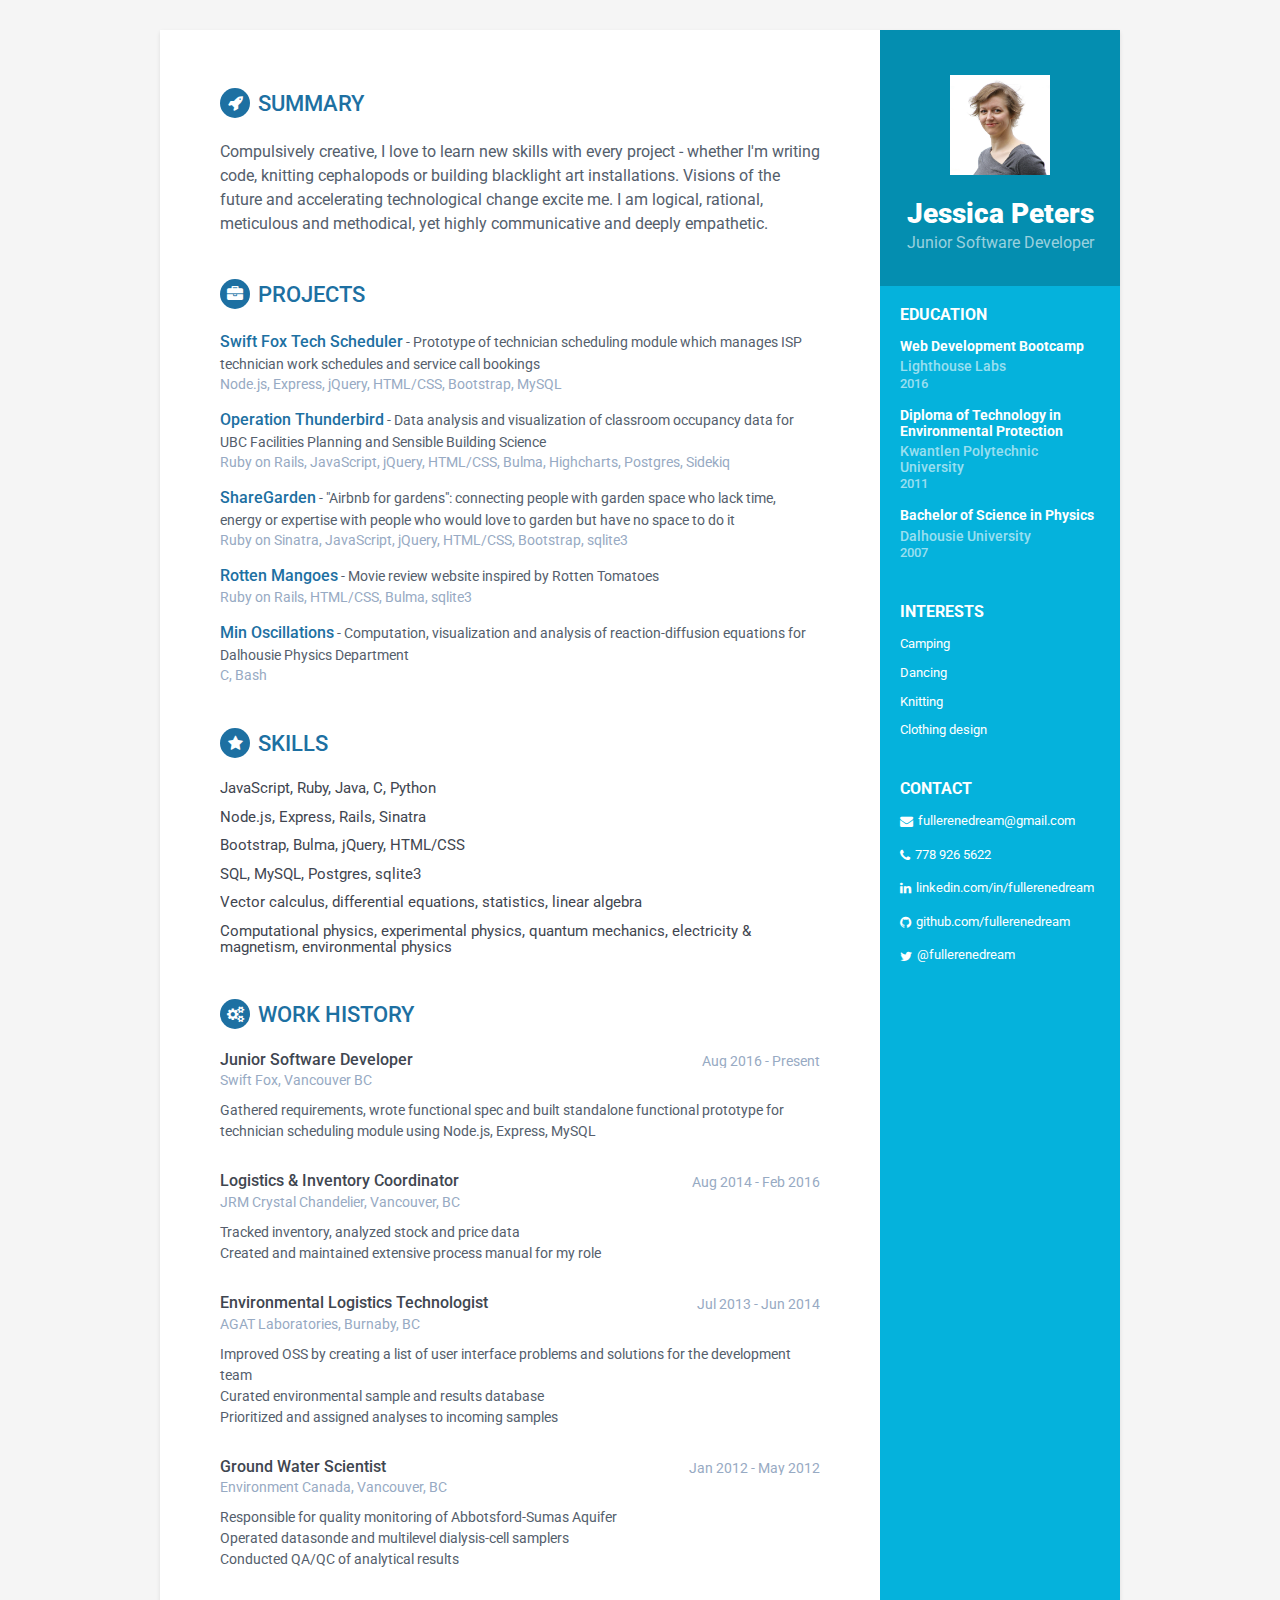
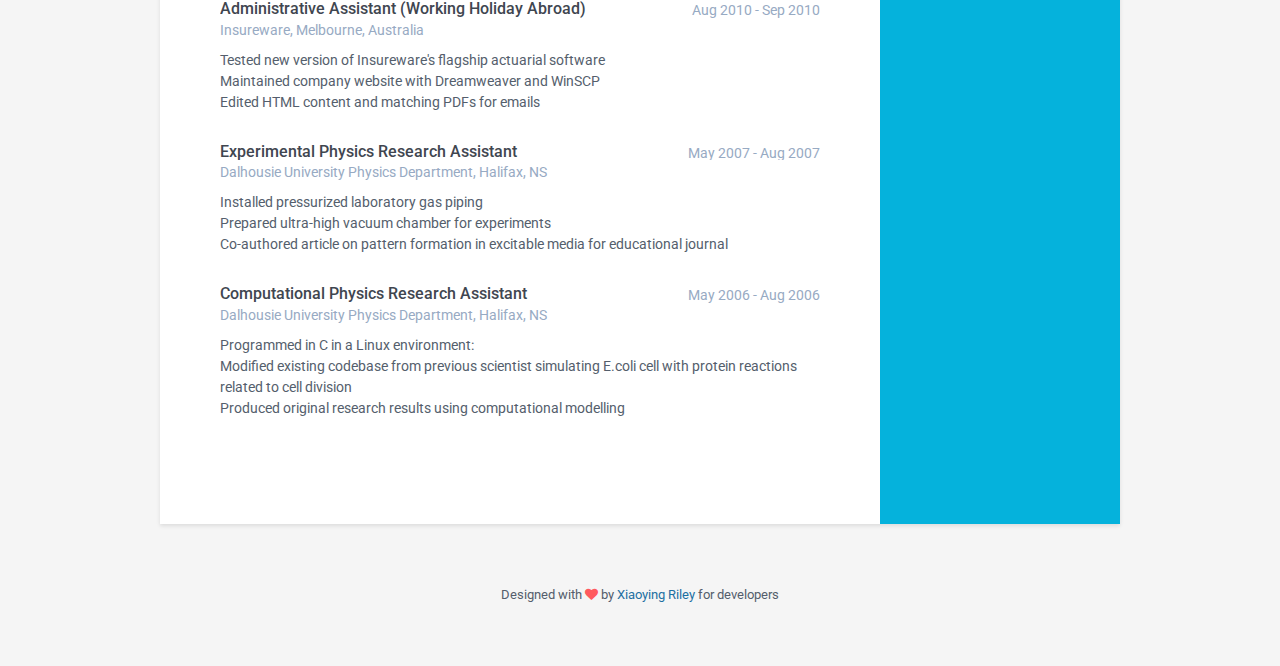
<file: orbit-v1.0/index.html>
<!DOCTYPE html>
<!--[if IE 8]> <html lang="en" class="ie8"> <![endif]-->
<!--[if IE 9]> <html lang="en" class="ie9"> <![endif]-->
<!--[if !IE]><!--> <html lang="en"> <!--<![endif]-->
<head>
    <title>Jessica Peters CV</title>
    <!-- Meta -->
    <meta charset="utf-8">
    <meta http-equiv="X-UA-Compatible" content="IE=edge">
    <meta name="viewport" content="width=device-width, initial-scale=1.0">
<!--     <meta name="description" content="Responsive HTML5 Resume/CV Template for Developers">
    <meta name="author" content="Xiaoying Riley at 3rd Wave Media">     -->
    <link rel="shortcut icon" href="favicon.ico">
    <link href='https://fonts.googleapis.com/css?family=Roboto:400,500,400italic,300italic,300,500italic,700,700italic,900,900italic' rel='stylesheet' type='text/css'>
    <!-- Global CSS -->
    <link rel="stylesheet" href="assets/plugins/bootstrap/css/bootstrap.min.css">
    <!-- Plugins CSS -->
    <link rel="stylesheet" href="assets/plugins/font-awesome/css/font-awesome.css">

    <!-- Theme CSS -->
<!--     <link id="theme-style" rel="stylesheet" href="assets/css/styles.css"> -->
    <link id="theme-style" rel="stylesheet" href="assets/css/my-style-2.css">


    <!-- HTML5 shim and Respond.js for IE8 support of HTML5 elements and media queries -->
    <!--[if lt IE 9]>
      <script src="https://oss.maxcdn.com/html5shiv/3.7.2/html5shiv.min.js"></script>
      <script src="https://oss.maxcdn.com/respond/1.4.2/respond.min.js"></script>
    <![endif]-->
</head>

<body>
    <div class="wrapper">


        <div class="sidebar-wrapper">

            <div class="profile-container">
                <img class="profile" src="assets/images/profile.png" alt="" />
                <h1 class="name">Jessica Peters</h1>
                <h3 class="tagline">Junior Software Developer</h3>
            </div><!--//profile-container-->

            <div class="education-container container-block">
                <h2 class="container-block-title">Education</h2>
                <div class="item">
                    <h4 class="degree">Web Development Bootcamp</h4>
                    <h5 class="meta">Lighthouse Labs</h5>
                    <div class="time">2016</div>
                </div><!--//item-->
                <div class="item">
                    <h4 class="degree">Diploma of Technology in Environmental Protection</h4>
                    <h5 class="meta">Kwantlen Polytechnic University</h5>
                    <div class="time">2011</div>
                </div><!--//item-->
                <div class="item">
                    <h4 class="degree">Bachelor of Science in Physics</h4>
                    <h5 class="meta">Dalhousie University</h5>
                    <div class="time">2007</div>
                </div><!--//item-->
            </div><!--//education-container-->

            <div class="interests-container container-block">
                <h2 class="container-block-title">Interests</h2>
                <ul class="list-unstyled interests-list">
                    <li>Camping</li>
                    <li>Dancing</li>
                    <li>Knitting</li>
                    <li>Clothing design</li>
                </ul>
            </div><!--//interests-->

            <div class="contact-container container-block">
                <h2 class="container-block-title">Contact</h2>
                <ul class="list-unstyled contact-list">
                    <li class="email"><i class="fa fa-envelope"></i><a href="mailto: fullerenedream@gmail.com">fullerenedream@gmail.com</a></li>
                    <li class="phone"><i class="fa fa-phone"></i><a href="tel:778 926 5622">778 926 5622</a></li>
                    <!-- <li class="website"><i class="fa fa-globe"></i><a href="http://themes.3rdwavemedia.com/website-templates/free-responsive-website-template-for-developers/" target="_blank">portfoliosite.com</a></li> -->
                    <li class="linkedin"><i class="fa fa-linkedin"></i><a href="#" target="_blank">linkedin.com/in/fullerenedream</a></li>
                    <li class="github"><i class="fa fa-github"></i><a href="#" target="_blank">github.com/fullerenedream</a></li>
                    <li class="twitter"><i class="fa fa-twitter"></i><a href="https://twitter.com/3rdwave_themes" target="_blank">@fullerenedream</a></li>
                </ul>
            </div><!--//contact-container-->

        </div><!--//sidebar-wrapper-->


        <div class="main-wrapper">

            <section class="section summary-section">
                <h2 class="section-title"><i class="fa fa-rocket"></i>Summary</h2>
                <div class="summary">
                    <p>Compulsively creative, I love to learn new skills with every project - whether I'm writing code, knitting cephalopods or building blacklight art installations. Visions of the future and accelerating technological change excite me. I am logical, rational, meticulous and methodical, yet highly communicative and deeply empathetic.</p>
                </div><!--//summary-->
            </section><!--//section-->

            <section class="section projects-section">
                <h2 class="section-title"><i class="fa fa-briefcase"></i>Projects</h2>
                <!-- <div class="intro">
                    <p>You can list your side projects or open source libraries in this section. Lorem ipsum dolor sit amet, consectetur adipiscing elit. Vestibulum et ligula in nunc bibendum fringilla a eu lectus.</p>
                </div> --><!--//intro-->
                <div class="item">
                    <span class="project-title"><a href='https://github.com/fullerenedream/nodexo'>Swift Fox Tech Scheduler</a></span> - <span class="project-tagline">Prototype of technician scheduling module which manages ISP technician work schedules and service call bookings</span>
                    <div class="tech-stack">Node.js, Express, jQuery, HTML/CSS, Bootstrap, MySQL</div>
                </div><!--//item-->
                <div class="item">
                    <span class="project-title"><a href='https://github.com/psave/optbird'>Operation Thunderbird</a></span> - <span class="project-tagline">Data analysis and visualization of classroom occupancy data for UBC Facilities Planning and Sensible Building Science</span>
                    <div class="tech-stack">Ruby on Rails, JavaScript, jQuery, HTML/CSS, Bulma, Highcharts, Postgres, Sidekiq</div>
                </div><!--//item-->
                <div class="item">
                    <span class="project-title"><a href='https://github.com/LenoxJung/ShareGarden'>ShareGarden</a></span> - <span class="project-tagline">"Airbnb for gardens": connecting people with garden space who lack time, energy or expertise with people who would love to garden but have no space to do it</span>
                    <div class="tech-stack">Ruby on Sinatra, JavaScript, jQuery, HTML/CSS, Bootstrap, sqlite3</div>
                </div><!--//item-->
                <div class="item">
                    <span class="project-title"><a href='https://github.com/fullerenedream/RottenMangoes'>Rotten Mangoes</a></span> - <span class="project-tagline">Movie review website inspired by Rotten Tomatoes</span>
                    <div class="tech-stack">Ruby on Rails, HTML/CSS, Bulma, sqlite3</div>
                </div><!--//item-->
                <div class="item">
                    <span class="project-title"><a href='http://fizz.phys.dal.ca/~adr/MinDE.php?TreeIndex=1-2'>Min Oscillations</a></span> - <span class="project-tagline">Computation, visualization and analysis of reaction-diffusion equations for Dalhousie Physics Department</span>
                    <div class="tech-stack">C, Bash</div>
                </div><!--//item-->
            </section><!--//section-->

            <section class="skills-section section">
                <h2 class="section-title"><i class="fa fa-star"></i>Skills</h2>
                <div class="skill-group">
                    <h3 class="level-title">JavaScript, Ruby, Java, C, Python</h3>
                </div><!--//skill-group-->
                <div class="skill-group">
                    <h3 class="level-title">Node.js, Express, Rails, Sinatra</h3>
                </div><!--//skill-group-->
                <div class="skill-group">
                    <h3 class="level-title">Bootstrap, Bulma, jQuery, HTML/CSS</h3>
                </div><!--//skill-group-->
                <div class="skill-group">
                    <h3 class="level-title">SQL, MySQL, Postgres, sqlite3</h3>
                </div><!--//skill-group-->
                <div class="skill-group">
                    <h3 class="level-title">Vector calculus, differential equations, statistics, linear algebra</h3>
                </div><!--//skill-group-->
                <div class="skill-group">
                    <h3 class="level-title">Computational physics, experimental physics, quantum mechanics, electricity &amp; magnetism, environmental physics</h3>
                </div><!--//skill-group-->
            </section><!--//skills-section-->

            <section class="section experiences-section">
                <h2 class="section-title"><i class="fa fa-cogs"></i>Work History</h2>

                <div class="item">
                    <div class="meta">
                        <div class="upper-row">
                            <h3 class="job-title">Junior Software Developer</h3>
                            <div class="time">Aug 2016 - Present</div>
                        </div><!--//upper-row-->
                        <div class="company">Swift Fox, Vancouver BC</div>
                    </div><!--//meta-->
                    <div class="details">
                        <p>Gathered requirements, wrote functional spec and built standalone functional prototype for technician scheduling module using Node.js, Express, MySQL</p>
                    </div><!--//details-->
                </div><!--//item-->

                <div class="item">
                    <div class="meta">
                        <div class="upper-row">
                            <h3 class="job-title">Logistics &amp; Inventory Coordinator</h3>
                            <div class="time">Aug 2014 - Feb 2016</div>
                        </div><!--//upper-row-->
                        <div class="company">JRM Crystal Chandelier, Vancouver, BC</div>
                    </div><!--//meta-->
                    <div class="details">
                        <p>Tracked inventory, analyzed stock and price data
                        <br>Created and maintained extensive process manual for my role</p>
                    </div><!--//details-->
                </div><!--//item-->

                <div class="item">
                    <div class="meta">
                        <div class="upper-row">
                            <h3 class="job-title">Environmental Logistics Technologist</h3>
                            <div class="time">Jul 2013 - Jun 2014</div>
                        </div><!--//upper-row-->
                        <div class="company">AGAT Laboratories, Burnaby, BC</div>
                    </div><!--//meta-->
                    <div class="details">
                        <p>Improved OSS by creating a list of user interface problems and solutions for the development team
                        <br>Curated environmental sample and results database
                        <br>Prioritized and assigned analyses to incoming samples</p>
                    </div><!--//details-->
                </div><!--//item-->

                <div class="item">
                    <div class="meta">
                        <div class="upper-row">
                            <h3 class="job-title">Ground Water Scientist</h3>
                            <div class="time">Jan 2012 - May 2012</div>
                        </div><!--//upper-row-->
                        <div class="company">Environment Canada, Vancouver, BC</div>
                    </div><!--//meta-->
                    <div class="details">
                        <p>Responsible for quality monitoring of Abbotsford-Sumas Aquifer
                        <br>Operated datasonde and multilevel dialysis-cell samplers
                        <br>Conducted QA/QC of analytical results</p>
                    </div><!--//details-->
                </div><!--//item-->

                <div class="item">
                    <div class="meta">
                        <div class="upper-row">
                            <h3 class="job-title">Administrative Assistant (Working Holiday Abroad)</h3>
                            <div class="time">Aug 2010 - Sep 2010</div>
                        </div><!--//upper-row-->
                        <div class="company">Insureware, Melbourne, Australia</div>
                    </div><!--//meta-->
                    <div class="details">
                        <p>Tested new version of Insureware's flagship actuarial software
                        <br>Maintained company website with Dreamweaver and WinSCP
                        <br>Edited HTML content and matching PDFs for emails</p>
                    </div><!--//details-->
                </div><!--//item-->

                <div class="item">
                    <div class="meta">
                        <div class="upper-row">
                            <h3 class="job-title">Experimental Physics Research Assistant</h3>
                            <div class="time">May 2007 - Aug 2007</div>
                        </div><!--//upper-row-->
                        <div class="company">Dalhousie University Physics Department, Halifax, NS</div>
                    </div><!--//meta-->
                    <div class="details">
                        <p>Installed pressurized laboratory gas piping
                        <br>Prepared ultra-high vacuum chamber for experiments
                        <br>Co-authored article on pattern formation in excitable media for educational journal</p>
                    </div><!--//details-->
                </div><!--//item-->

                <div class="item">
                    <div class="meta">
                        <div class="upper-row">
                            <h3 class="job-title">Computational Physics Research Assistant</h3>
                            <div class="time">May 2006 - Aug 2006</div>
                        </div><!--//upper-row-->
                        <div class="company">Dalhousie University Physics Department, Halifax, NS</div>
                    </div><!--//meta-->
                    <div class="details">
                        <p>Programmed in C in a Linux environment:
                        <br>Modified existing codebase from previous scientist simulating E.coli cell with protein reactions related to cell division
                        <br>Produced original research results using computational modelling</p>
                    </div><!--//details-->
                </div><!--//item-->
            </section><!--//section-->

        </div><!--//main-body-->
    </div>

    <footer class="footer">
        <div class="text-center">
                <!--/* This template is released under the Creative Commons Attribution 3.0 License. Please keep the attribution link below when using for your own project. Thank you for your support. :) If you'd like to use the template without the attribution, you can check out other license options via our website: themes.3rdwavemedia.com */-->
                <small class="copyright">Designed with <i class="fa fa-heart"></i> by <a href="http://themes.3rdwavemedia.com" target="_blank">Xiaoying Riley</a> for developers</small>
        </div><!--//container-->
    </footer><!--//footer-->

    <!-- Javascript -->
    <script type="text/javascript" src="assets/plugins/jquery-1.11.3.min.js"></script>
    <script type="text/javascript" src="assets/plugins/bootstrap/js/bootstrap.min.js"></script>
    <!-- custom js -->
    <script type="text/javascript" src="assets/js/main.js"></script>
</body>
</html>
</file>
<file: orbit-v1.0/assets/css/styles.css>
/*
 * Template Name: Orbit - Responsive Resume/CV Template for Developers
 * Version: 1.0
 * Author: Xiaoying Riley
 * Twitter: @3rdwave_themes
 * License: Creative Commons Attribution 3.0 License
 * Website: http://themes.3rdwavemedia.com/
*/
/* styles.css */
/* ======= Base ======= */
body {
  font-family: 'Roboto', sans-serif;
  color: #545E6C;
  background: #f5f5f5;
  font-size: 14px;
  padding: 30px;
  -webkit-font-smoothing: antialiased;
  -moz-osx-font-smoothing: grayscale;
}
h1,
h2,
h3,
h4,
h5,
h6 {
  font-weight: 700;
}
a {
  color: #2d7788;
  -webkit-transition: all 0.4s ease-in-out;
  -moz-transition: all 0.4s ease-in-out;
  -ms-transition: all 0.4s ease-in-out;
  -o-transition: all 0.4s ease-in-out;
}
a:hover {
  text-decoration: underline;
  color: #1a454f;
}
a:focus {
  text-decoration: none;
}
p {
  line-height: 1.5;
}
.wrapper {
  background: #42A8C0;
  max-width: 960px;
  margin: 0 auto;
  position: relative;
  -webkit-box-shadow: 0px 2px 4px rgba(0, 0, 0, 0.1);
  -moz-box-shadow: 0px 2px 4px rgba(0, 0, 0, 0.1);
  box-shadow: 0px 2px 4px rgba(0, 0, 0, 0.1);
}
.sidebar-wrapper {
  background: #42A8C0;
  position: absolute;
  right: 0;
  width: 240px;
  height: 100%;
  min-height: 800px;
  color: #fff;
  font-size: 13px;
}
.sidebar-wrapper a {
  color: #fff;
}
.sidebar-wrapper .profile-container {
/*  padding-bottom: 33px;*/
  padding-bottom: 35px;
/*  padding-top: 36px;*/
  padding-top: 40px;
  padding-left: 25px;
  padding-right: 25px;
  background: rgba(0, 0, 0, 0.2);
  text-align: center;
  color: #fff;
}
.sidebar-wrapper .name {
  font-size: 28px;
  font-weight: 900;
  margin-top: 0;
  margin-bottom: 4px;
}
.sidebar-wrapper .tagline {
  color: rgba(255, 255, 255, 0.6);
  font-size: 16px;
  font-weight: 400;
  margin-top: 0;
  margin-bottom: 0;
}
.sidebar-wrapper .profile {
  margin-bottom: 24px;
  margin-top: 5px;
}
.sidebar-wrapper .contact-list .fa {
  margin-right: 5px;
  font-size: 13px;
  vertical-align: middle;
}
.sidebar-wrapper .contact-list li {
  margin-bottom: 15px;
}
.sidebar-wrapper .contact-list li:last-child {
  margin-bottom: 0;
}
.sidebar-wrapper .contact-list .email .fa {
  font-size: 13px;
}
.sidebar-wrapper .container-block {
/*  padding: 30px;*/
  padding: 20px;
}
.sidebar-wrapper .container-block-title {
  text-transform: uppercase;
  font-size: 16px;
  font-weight: 700;
  margin-top: 0;
  margin-bottom: 15px;
}
.sidebar-wrapper .degree {
  font-size: 14px;
  margin-top: 0;
  margin-bottom: 5px;
}
.sidebar-wrapper .education-container .item {
  margin-bottom: 15px;
}
.sidebar-wrapper .education-container .item:last-child {
  margin-bottom: 0;
}
.sidebar-wrapper .education-container .meta {
  color: rgba(255, 255, 255, 0.6);
  font-weight: 500;
  margin-bottom: 0px;
  margin-top: 0;
}
.sidebar-wrapper .education-container .time {
  color: rgba(255, 255, 255, 0.6);
  font-weight: 500;
  margin-bottom: 0px;
}
.sidebar-wrapper .languages-container .lang-desc {
  color: rgba(255, 255, 255, 0.6);
}
.sidebar-wrapper .languages-list {
  margin-bottom: 0;
}
.sidebar-wrapper .languages-list li {
  margin-bottom: 10px;
}
.sidebar-wrapper .languages-list li:last-child {
  margin-bottom: 0;
}
.sidebar-wrapper .interests-list {
  margin-bottom: 0;
}
.sidebar-wrapper .interests-list li {
  margin-bottom: 10px;
}
.sidebar-wrapper .interests-list li:last-child {
  margin-bottom: 0;
}
.main-wrapper {
  background: #fff;
  padding: 60px;
  padding-right: 300px;
}
.main-wrapper .section-title {
  text-transform: uppercase;
  font-size: 22px;
  font-weight: 500;
  color: #2d7788;
  position: relative;
  margin-top: 0;
  margin-bottom: 20px;
}
.main-wrapper .section-title .fa {
  width: 30px;
  height: 30px;
  margin-right: 8px;
  display: inline-block;
  color: #fff;
  -webkit-border-radius: 50%;
  -moz-border-radius: 50%;
  -ms-border-radius: 50%;
  -o-border-radius: 50%;
  border-radius: 50%;
  -moz-background-clip: padding;
  -webkit-background-clip: padding-box;
  background-clip: padding-box;
  background: #2d7788;
  text-align: center;
  padding-top: 8px;
  font-size: 16px;
  position: relative;
  top: -2px;
}
.main-wrapper .section {
  margin-bottom: 45px;
}
.main-wrapper .summary-section .summary {
  font-size:16px;
}
.main-wrapper .experiences-section .item {
  margin-bottom: 30px;
}
.main-wrapper .upper-row {
  position: relative;
  overflow: hidden;
  margin-bottom: 2px;
}
.main-wrapper .job-title {
  color: #3F4650;
  font-size: 16px;
  margin-top: 0;
  margin-bottom: 0;
  font-weight: 500;
}
.main-wrapper .time {
  position: absolute;
  right: 0;
  top: 0;
  color: #97AAC3;
}
.main-wrapper .company {
  margin-bottom: 10px;
  color: #97AAC3;
}
.main-wrapper .project-title {
  font-size: 16px;
  font-weight: 500;
  margin-top: 0;
  margin-bottom: 5px;
}
.main-wrapper .projects-section .intro {
  margin-bottom: 30px;
}
.main-wrapper .projects-section .item {
  margin-bottom: 15px;
}
.main-wrapper .projects-section .tech-stack {
  margin-bottom: 10px;
  color: #97AAC3;
}
.skills-section .skill-group {
  margin-bottom: 12px;
  overflow: hidden;
}
.skills-section .level-title {
  color: #3F4650;
  font-size: 15px;
  margin-top: 0;
  margin-bottom: 0;
  font-weight: 400;
}
.footer {
  padding: 30px;
  padding-top: 60px;
}
.footer .copyright {
  line-height: 1.6;
  color: #545E6C;
  font-size: 13px;
}
.footer .fa-heart {
  color: #fb866a;
}
/* Extra small devices (phones, less than 768px) */
@media (max-width: 767px) {
  .sidebar-wrapper {
    position: static;
    width: inherit;
  }
  .main-wrapper {
    padding: 30px;
  }
  .main-wrapper .time {
    position: static;
    display: block;
    margin-top: 5px;
  }
  .main-wrapper .upper-row {
    margin-bottom: 0;
  }
}
/* Small devices (tablets, 768px and up) */
/* Medium devices (desktops, 992px and up) */
@media (min-width: 992px) {
  .skillset .level-title {
    display: inline-block;
    float: left;
    width: 30%;
    margin-bottom: 0;
  }
  .skillset .level-bar {
    display: inline-block;
    width: 70%;
    float: left;
    position: relative;
    top: 1px;
  }
}
/* Large devices (large desktops, 1200px and up) */
/* Ex-Large devices (large desktops, 1200px and up) */
</file>
<file: orbit-v1.0/assets/css/my-style-2.css>
/*
 * Template Name: Orbit - Responsive Resume/CV Template for Developers
 * Version: 1.0
 * Author: Xiaoying Riley
 * Twitter: @3rdwave_themes
 * License: Creative Commons Attribution 3.0 License
 * Website: http://themes.3rdwavemedia.com/
*/
/* styles.css */
/* ======= Base ======= */
body {
  font-family: 'Roboto', sans-serif;
  color: #545E6C;
  background: #f5f5f5;
  font-size: 14px;
  padding: 30px;
  -webkit-font-smoothing: antialiased;
  -moz-osx-font-smoothing: grayscale;
}
h1,
h2,
h3,
h4,
h5,
h6 {
  font-weight: 700;
}
a {
  color: #1D70A2;
/*  color: #003249;*/
/*  color: #2E294E;*/
  -webkit-transition: all 0.4s ease-in-out;
  -moz-transition: all 0.4s ease-in-out;
  -ms-transition: all 0.4s ease-in-out;
  -o-transition: all 0.4s ease-in-out;
}
a:hover {
  text-decoration: underline;
/*  color: #003249;*/
  color: #2E294E;
}
a:focus {
  text-decoration: none;
}
p {
  line-height: 1.5;
}
.wrapper {
  background: #05B2DC;
  max-width: 960px;
  margin: 0 auto;
  position: relative;
  -webkit-box-shadow: 0px 2px 4px rgba(0, 0, 0, 0.1);
  -moz-box-shadow: 0px 2px 4px rgba(0, 0, 0, 0.1);
  box-shadow: 0px 2px 4px rgba(0, 0, 0, 0.1);
}
.sidebar-wrapper {
  background: #05B2DC;
  position: absolute;
  right: 0;
  width: 240px;
  height: 100%;
  min-height: 800px;
  color: #fff;
  font-size: 13px;
}
.sidebar-wrapper a {
  color: #fff;
}
.sidebar-wrapper .profile-container {
/*  padding-bottom: 33px;*/
  padding-bottom: 35px;
/*  padding-top: 36px;*/
  padding-top: 40px;
  padding-left: 25px;
  padding-right: 25px;
  background: rgba(0, 0, 0, 0.2);
  text-align: center;
  color: #fff;
}
.sidebar-wrapper .name {
  font-size: 28px;
  font-weight: 900;
  margin-top: 0;
  margin-bottom: 4px;
}
.sidebar-wrapper .tagline {
  color: rgba(255, 255, 255, 0.6);
  font-size: 16px;
  font-weight: 400;
  margin-top: 0;
  margin-bottom: 0;
}
.sidebar-wrapper .profile {
  margin-bottom: 24px;
  margin-top: 5px;
}
.sidebar-wrapper .contact-list .fa {
  margin-right: 5px;
  font-size: 13px;
  vertical-align: middle;
}
.sidebar-wrapper .contact-list li {
  margin-bottom: 15px;
}
.sidebar-wrapper .contact-list li:last-child {
  margin-bottom: 0;
}
.sidebar-wrapper .contact-list .email .fa {
  font-size: 13px;
}
.sidebar-wrapper .container-block {
/*  padding: 30px;*/
  padding: 20px;
}
.sidebar-wrapper .container-block-title {
  text-transform: uppercase;
  font-size: 16px;
  font-weight: 700;
  margin-top: 0;
  margin-bottom: 15px;
}
.sidebar-wrapper .degree {
  font-size: 14px;
  margin-top: 0;
  margin-bottom: 5px;
}
.sidebar-wrapper .education-container .item {
  margin-bottom: 15px;
}
.sidebar-wrapper .education-container .item:last-child {
  margin-bottom: 0;
}
.sidebar-wrapper .education-container .meta {
  color: rgba(255, 255, 255, 0.6);
  font-weight: 500;
  margin-bottom: 0px;
  margin-top: 0;
}
.sidebar-wrapper .education-container .time {
  color: rgba(255, 255, 255, 0.6);
  font-weight: 500;
  margin-bottom: 0px;
}
.sidebar-wrapper .languages-container .lang-desc {
  color: rgba(255, 255, 255, 0.6);
}
.sidebar-wrapper .languages-list {
  margin-bottom: 0;
}
.sidebar-wrapper .languages-list li {
  margin-bottom: 10px;
}
.sidebar-wrapper .languages-list li:last-child {
  margin-bottom: 0;
}
.sidebar-wrapper .interests-list {
  margin-bottom: 0;
}
.sidebar-wrapper .interests-list li {
  margin-bottom: 10px;
}
.sidebar-wrapper .interests-list li:last-child {
  margin-bottom: 0;
}
.main-wrapper {
  background: #fff;
  padding: 60px;
  padding-right: 300px;
}
.main-wrapper .section-title {
  text-transform: uppercase;
  font-size: 22px;
  font-weight: 500;
  color: #1D70A2;
/*  color: #003249;*/
/*  color: #2E294E;*/
  position: relative;
  margin-top: 0;
  margin-bottom: 20px;
}
.main-wrapper .section-title .fa {
  width: 30px;
  height: 30px;
  margin-right: 8px;
  display: inline-block;
  color: #fff;
  -webkit-border-radius: 50%;
  -moz-border-radius: 50%;
  -ms-border-radius: 50%;
  -o-border-radius: 50%;
  border-radius: 50%;
  -moz-background-clip: padding;
  -webkit-background-clip: padding-box;
  background-clip: padding-box;
  background: #1D70A2;
/*  background: #003249;*/
/*  background: #2E294E;*/
  text-align: center;
  padding-top: 8px;
  font-size: 16px;
  position: relative;
  top: -2px;
}
.main-wrapper .section {
  margin-bottom: 45px;
}
.main-wrapper .summary-section .summary {
  font-size:16px;
}
.main-wrapper .experiences-section .item {
  margin-bottom: 30px;
}
.main-wrapper .upper-row {
  position: relative;
  overflow: hidden;
  margin-bottom: 2px;
}
.main-wrapper .job-title {
  color: #3f4650;
  font-size: 16px;
  margin-top: 0;
  margin-bottom: 0;
  font-weight: 500;
}
.main-wrapper .time {
  position: absolute;
  right: 0;
  top: 0;
  color: #97AAC3;
}
.main-wrapper .company {
  margin-bottom: 10px;
  color: #97AAC3;
}
.main-wrapper .project-title {
  font-size: 16px;
  font-weight: 500;
  margin-top: 0;
  margin-bottom: 5px;
}
.main-wrapper .projects-section .intro {
  margin-bottom: 30px;
}
.main-wrapper .projects-section .item {
  margin-bottom: 15px;
}
.main-wrapper .projects-section .tech-stack {
  margin-bottom: 10px;
  color: #97AAC3;
}
.skills-section .skill-group {
  margin-bottom: 12px;
  overflow: hidden;
}
.skills-section .level-title {
  color: #3f4650;
  font-size: 15px;
  margin-top: 0;
  margin-bottom: 0;
  font-weight: 400;
}
.footer {
  padding: 30px;
  padding-top: 60px;
}
.footer .copyright {
  line-height: 1.6;
  color: #545E6C;
  font-size: 13px;
}
.footer .fa-heart {
  color: #FF5A5F;
}
/* Extra small devices (phones, less than 768px) */
@media (max-width: 767px) {
  .sidebar-wrapper {
    position: static;
    width: inherit;
  }
  .main-wrapper {
    padding: 30px;
  }
  .main-wrapper .time {
    position: static;
    display: block;
    margin-top: 5px;
  }
  .main-wrapper .upper-row {
    margin-bottom: 0;
  }
}
/* Small devices (tablets, 768px and up) */
/* Medium devices (desktops, 992px and up) */
@media (min-width: 992px) {
  .skillset .level-title {
    display: inline-block;
    float: left;
    width: 30%;
    margin-bottom: 0;
  }
  .skillset .level-bar {
    display: inline-block;
    width: 70%;
    float: left;
    position: relative;
    top: 1px;
  }
}
/* Large devices (large desktops, 1200px and up) */
/* Ex-Large devices (large desktops, 1200px and up) */
</file>
